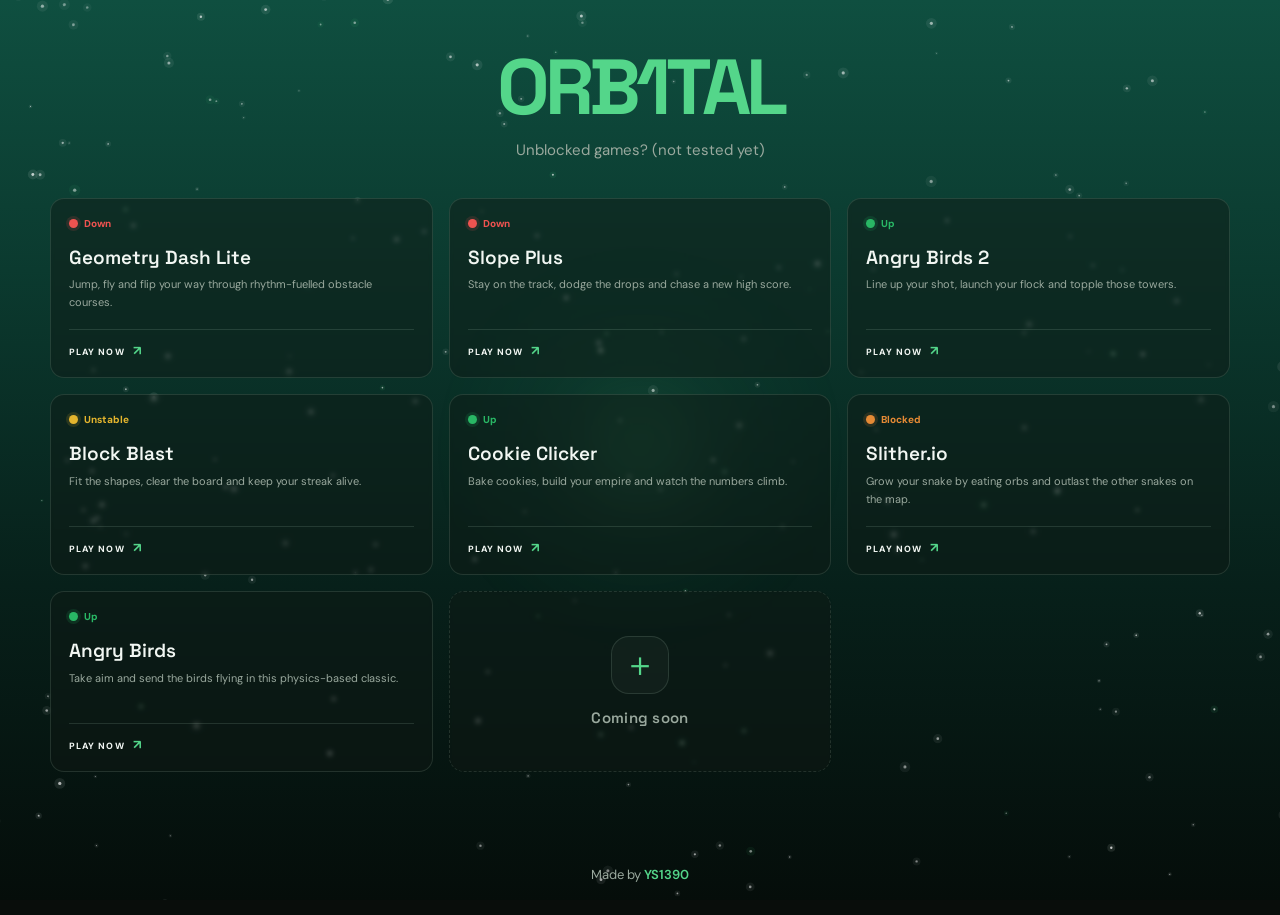
<file: index.html>
<!doctype html>
<html lang="en">
<head>
  <meta charset="UTF-8">
  <meta name="viewport" content="width=device-width, initial-scale=1">
  <meta name="theme-color" content="#090d0b">
  <meta name="description" content="ORB1TAL — your launchpad for quick-play browser games.">
  <title>ORB1TAL — Play beyond ordinary</title>
  <link rel="icon" href="assets/favicon.svg" type="image/svg+xml">
  <link rel="preconnect" href="https://fonts.googleapis.com">
  <link rel="preconnect" href="https://fonts.gstatic.com" crossorigin>
  <link href="https://fonts.googleapis.com/css2?family=DM+Sans:wght@400;500;600;700;800&family=Space+Grotesk:wght@400;500;600;700&display=swap" rel="stylesheet">
  <link rel="stylesheet" href="assets/css/styles.css">
  <script src="assets/js/config.js"></script>
  <script defer src="assets/js/games.js"></script>
  <script defer src="assets/js/app.js"></script>
  <script defer src="assets/js/effects.js"></script>
  <script defer src="assets/js/easteregg.js"></script>
</head>
<body>
  <div id="bgFade" aria-hidden="true"></div>
  <canvas id="starfield" aria-hidden="true"></canvas>
  <div id="cursorGlow" aria-hidden="true"></div>
  <div class="ambient ambient-one"></div><div class="ambient ambient-two"></div>
  <main id="homeView" class="simple-home">
    <header class="simple-heading">
      <h1>ORB<span id="adminEasterEgg" title=" " aria-label="ORB1TAL">1</span>TAL</h1>
      <p>Unblocked games? (not tested yet)</p>
    </header>
    <section class="simple-library" aria-label="Games">
      <div class="game-grid" id="gameGrid"></div>
      <div class="empty-state" id="emptyState" hidden><h3>No games found</h3></div>
    </section>
  </main>
  <p class="site-credit">Made by <a href="https://discord.com/users/1377936429497319484" target="_blank" rel="noopener noreferrer">YS1390</a></p>

  <section id="playerView" class="player-view" hidden>
    <button class="back-button" id="backButton" aria-label="Back to ORB1TAL"><span>←</span> Back</button>
    <div class="game-stage"><iframe id="gameFrame" title="Game player" allow="fullscreen; autoplay; gamepad; clipboard-read; clipboard-write" allowfullscreen></iframe></div>
  </section>

  <script src="assets/js/boot.js"></script>
</body>
</html>
</file>
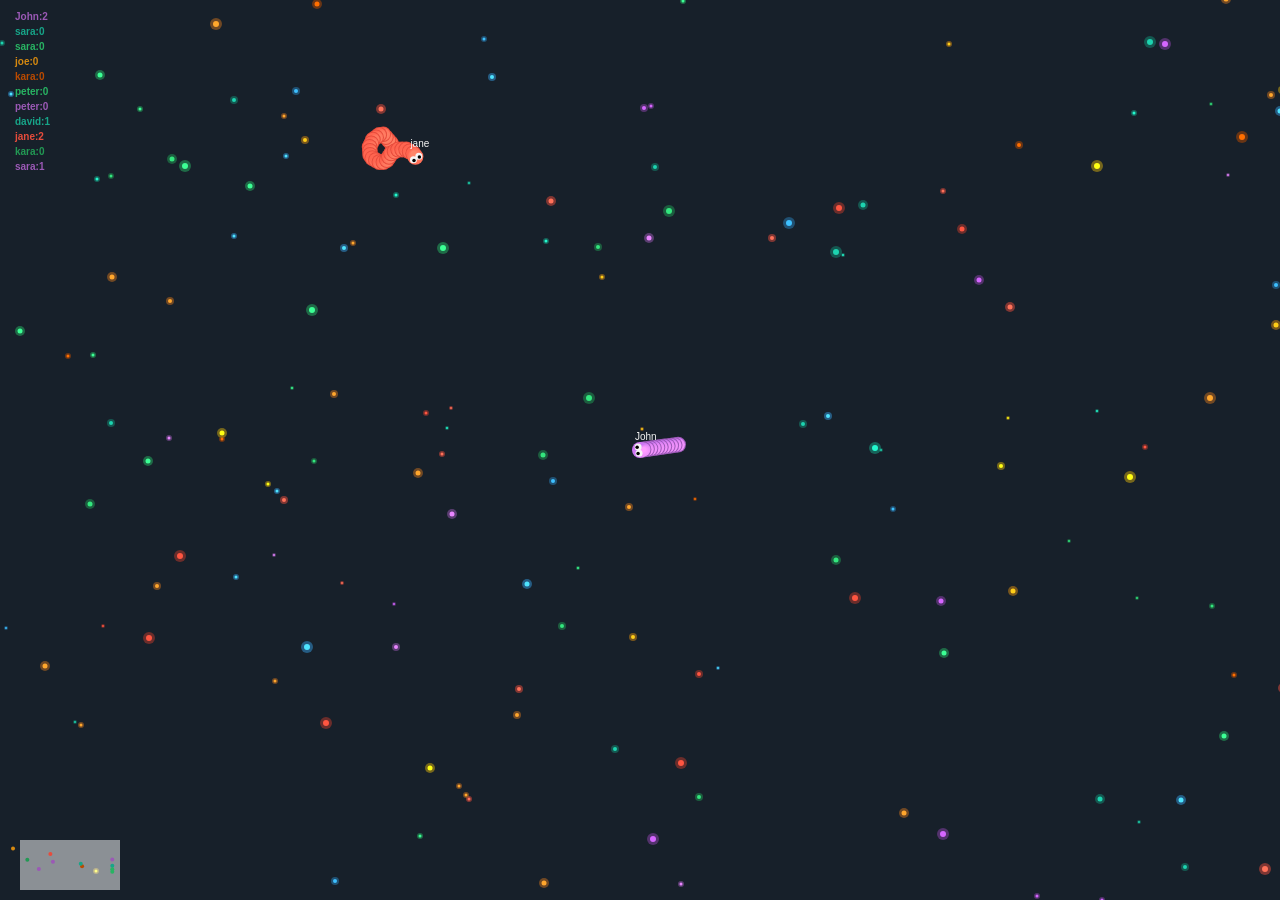
<file: games/snake/index.html>
<!DOCTYPE html>
<html>
<head>
	<title>Slither.io</title>
	<link rel="stylesheet" type="text/css" href="css/style.css">
</head>
<body >
<h1>Slither.io Clone Game</h1>
<div id="game">	
	<canvas class="cnv" id="canvasSnake" height="400" width="800"></canvas>
	<canvas class="cnv" id="canvasFood" height="400" width="800"></canvas>	
	<canvas class="cnv" id="canvasHex" height="400" width="800"></canvas>	
</div>

<script type="text/javascript" src="js/util.js"></script>
<script type="text/javascript" src="js/point.js"></script>
<script type="text/javascript" src="js/hexagon.js"></script>
<script type="text/javascript" src="js/snake.js"></script>
<script type="text/javascript" src="js/snakeai.js"></script>
<script type="text/javascript" src="js/Food.js"></script>
<script type="text/javascript" src="js/Game.js"></script>
<script type="text/javascript" src="js/script.js"></script>
</body>
</html>
</file>
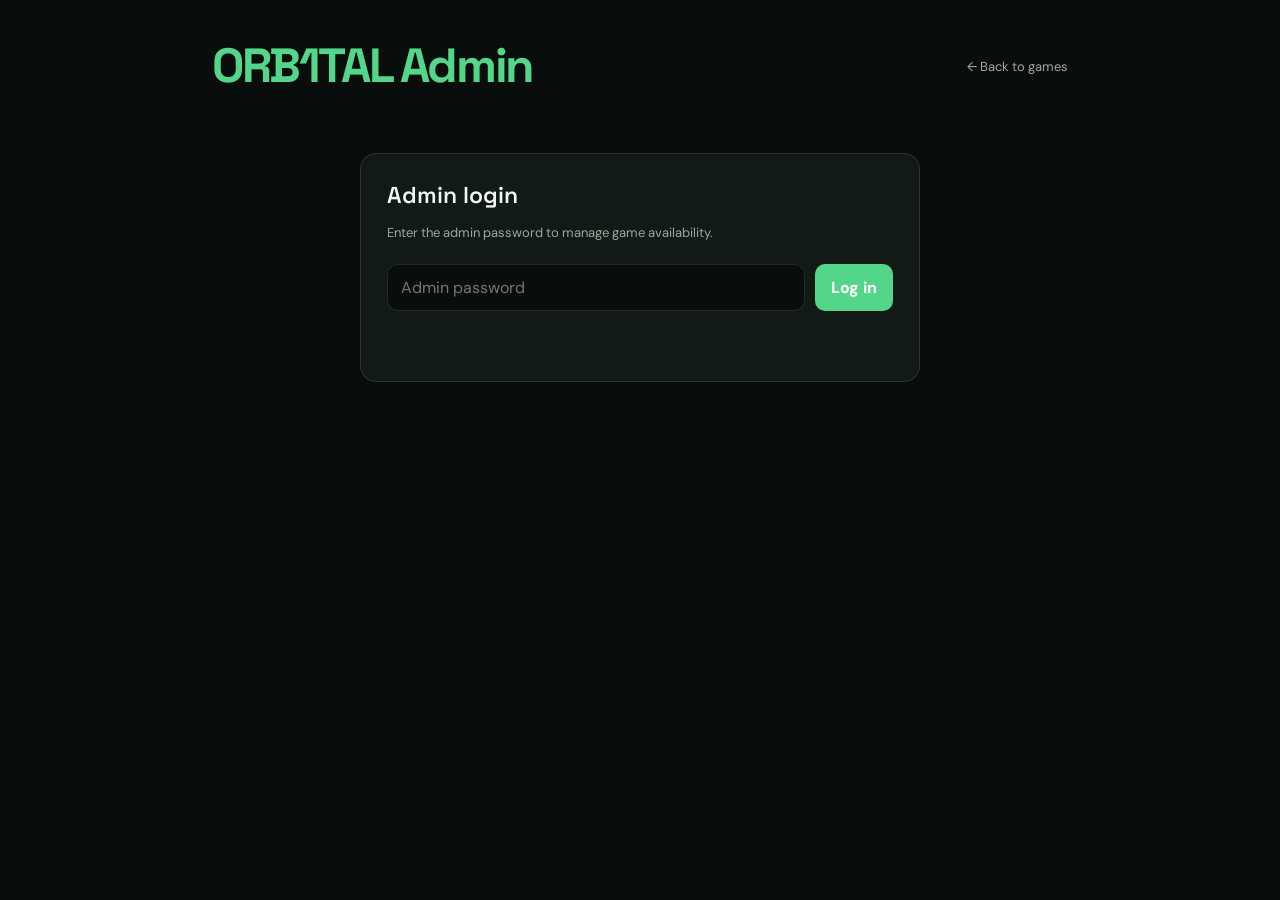
<file: admin.html>
<!doctype html>
<html lang="en">
<head>
  <meta charset="UTF-8">
  <meta name="viewport" content="width=device-width, initial-scale=1">
  <meta name="theme-color" content="#090d0b">
  <title>Admin — ORB1TAL</title>
  <link rel="icon" href="assets/favicon.svg" type="image/svg+xml">
  <link rel="preconnect" href="https://fonts.googleapis.com">
  <link rel="preconnect" href="https://fonts.gstatic.com" crossorigin>
  <link href="https://fonts.googleapis.com/css2?family=DM+Sans:wght@400;500;600;700;800&family=Space+Grotesk:wght@400;500;600;700&display=swap" rel="stylesheet">
  <link rel="stylesheet" href="assets/css/styles.css">
  <script src="assets/js/config.js"></script>
  <script defer src="assets/js/games.js"></script>
  <script defer src="assets/js/admin.js"></script>
</head>
<body>
  <main class="admin-page">
    <header class="admin-header">
      <h1>ORB1TAL Admin</h1>
      <a href="./">← Back to games</a>
    </header>
    <section class="admin-panel" id="loginPanel">
      <h2>Admin login</h2>
      <p>Enter the admin password to manage game availability.</p>
      <form class="admin-form" id="loginForm">
        <input id="adminPassword" type="password" placeholder="Admin password" autocomplete="current-password" required>
        <button class="admin-action" type="submit">Log in</button>
      </form>
      <p class="admin-error" id="loginError" role="alert"></p>
    </section>
    <section id="dashboard" hidden>
      <p>Change a game's status below. Changes are saved in this browser and appear on the homepage on this same browser/device.</p>
      <div class="admin-list" id="adminGameList"></div>
      <p class="admin-save-note" id="saveNote" aria-live="polite"></p>
      <button class="admin-action" id="logoutButton" type="button">Log out</button>
    </section>
  </main>
</body>
</html>
</file>
<file: assets/css/styles.css>
:root{--bg:#090b16;--panel:#111426;--panel2:#171a2e;--text:#f4f3ff;--muted:#9a9bb2;--line:rgba(255,255,255,.09);--purple:#a78bfa;--cyan:#64e7e2;--font:'DM Sans',sans-serif;--display:'Space Grotesk',sans-serif}
*{box-sizing:border-box}html{scroll-behavior:smooth}body{margin:0;background:var(--bg);color:var(--text);font-family:var(--font);overflow-x:hidden}button,a,input{font:inherit}button{color:inherit}.ambient{position:absolute;z-index:-1;pointer-events:none;filter:blur(90px);opacity:.15;border-radius:50%}.ambient-one{width:440px;height:440px;background:#6845e8;top:80px;left:-220px}.ambient-two{width:500px;height:500px;background:#1aacae;top:430px;right:-280px}
.topbar{height:82px;padding:0 max(calc((100vw - 1180px)/2),5.5vw);display:flex;align-items:center;justify-content:space-between;border-bottom:1px solid var(--line);position:relative;z-index:4;background:rgba(9,11,22,.78);backdrop-filter:blur(18px)}
.brand{display:flex;align-items:center;gap:11px;text-decoration:none;color:var(--text);font-family:var(--display);font-size:21px;font-weight:700;letter-spacing:.08em}.brand-accent{color:var(--cyan)}.brand-mark{width:29px;height:29px;border:1.5px solid var(--cyan);border-radius:50%;display:grid;place-items:center;transform:rotate(-28deg);position:relative}.brand-mark:before{content:"";width:35px;height:12px;border:1px solid var(--purple);border-radius:50%;position:absolute}.brand-mark i{width:7px;height:7px;background:var(--cyan);border-radius:50%;box-shadow:0 0 12px var(--cyan)}
.main-nav{display:flex;gap:34px;height:100%;align-items:center}.nav-link{height:100%;display:flex;align-items:center;gap:7px;color:var(--muted);text-decoration:none;font-size:13px;font-weight:600;position:relative;transition:.2s}.nav-link:hover,.nav-link.active{color:var(--text)}.nav-link.active:after{content:"";height:2px;background:var(--cyan);position:absolute;bottom:0;left:0;right:0;box-shadow:0 0 12px var(--cyan)}.nav-count{font-size:10px;background:#252942;padding:2px 6px;border-radius:8px;color:var(--cyan)}.top-actions{display:flex;align-items:center;gap:15px}.icon-button{width:37px;height:37px;border:1px solid var(--line);border-radius:11px;background:var(--panel);cursor:pointer;font-size:19px;transition:.2s}.icon-button:hover{border-color:var(--cyan);color:var(--cyan)}.avatar{width:34px;height:34px;display:grid;place-items:center;border-radius:50%;background:linear-gradient(135deg,#8c68ed,#41c8c5);font-weight:800;color:#101323}
.hero{max-width:1180px;margin:0 auto;min-height:540px;padding:88px 0 50px;position:relative;display:grid;grid-template-columns:1fr 1fr;align-items:center}.hero-copy{position:relative;z-index:2}.eyebrow{font-size:10px;letter-spacing:.19em;color:var(--cyan);font-weight:800}.live-dot{display:inline-block;width:6px;height:6px;background:#63e8bf;border-radius:50%;margin-right:8px;box-shadow:0 0 10px #63e8bf}.hero h1{font:700 clamp(54px,6vw,78px)/.99 var(--display);letter-spacing:-.065em;margin:22px 0 20px}.hero h1 span{background:linear-gradient(90deg,#a78bfa,#6ce4dd);-webkit-background-clip:text;background-clip:text;color:transparent}.hero-description{color:var(--muted);font-size:15px;line-height:1.8;max-width:450px}.hero-actions{display:flex;align-items:center;gap:27px;margin-top:32px}.primary-button{border:0;border-radius:10px;background:linear-gradient(105deg,#9272f2,#5bced0);color:#0c1020;font-size:13px;font-weight:800;padding:14px 20px;cursor:pointer;box-shadow:0 8px 35px #5e65d333;transition:.2s}.primary-button span{font-size:17px;margin-left:16px}.primary-button:hover{transform:translateY(-2px);box-shadow:0 12px 36px #5e65d355}.hero-proof{display:flex;align-items:center;gap:11px;color:var(--muted);font-size:11px}.hero-proof strong{color:var(--text)}.proof-icons{display:flex}.proof-icons b{width:23px;height:23px;border-radius:50%;display:grid;place-items:center;background:#242641;border:2px solid var(--bg);margin-left:-5px;color:var(--cyan)}.proof-icons b:first-child{margin-left:0}
.hero-art{height:390px;position:relative;display:grid;place-items:center}.planet{width:205px;height:205px;border-radius:50%;position:relative;background:radial-gradient(circle at 32% 27%,#b3a1ff 0,#7960d5 17%,#39316d 47%,#161a39 73%);box-shadow:inset -25px -20px 45px #070a20,0 0 70px #8e75f044,0 0 140px #4cdbd522;z-index:1;overflow:hidden}.planet:after{content:"";position:absolute;width:100%;height:100%;background:repeating-linear-gradient(160deg,transparent 0 17px,#c6bbff0c 18px 20px);border-radius:50%}.planet-glow{position:absolute;inset:20px;border-radius:50%;background:radial-gradient(circle at 35% 25%,#fff8,transparent 45%)}.planet-ring{position:absolute;width:320px;height:75px;border:2px solid #80e5e0b8;border-left-color:#b99aff;border-right-color:#b99aff;border-radius:50%;top:64px;left:-58px;transform:rotate(-22deg);z-index:2;box-shadow:0 0 18px #68dcd544}.orbit{position:absolute;border:1px solid #b8a5ff27;border-radius:50%;transform:rotate(-27deg)}.orbit-a{width:370px;height:155px}.orbit-b{width:430px;height:225px;transform:rotate(43deg);border-color:#62e0dc25}.satellite{position:absolute;border-radius:50%;z-index:3}.satellite-a{width:12px;height:12px;background:#75e5df;top:75px;right:100px;box-shadow:0 0 22px #75e5df}.satellite-b{width:7px;height:7px;background:#c1a5ff;bottom:78px;left:110px;box-shadow:0 0 15px #c1a5ff}.art-label{position:absolute;font-size:8px;letter-spacing:.2em;color:#8c8da9}.label-top{top:20px;right:8px}.label-bottom{bottom:12px;left:10px}.label-bottom span{color:var(--cyan)}.star{position:absolute;color:#a99aff}.star-a{top:67px;left:90px}.star-b{right:25px;bottom:100px;font-size:22px}.star-c{top:145px;right:35px;font-size:35px;color:var(--cyan)}.hero-bottom{position:absolute;bottom:0;left:0;right:0;display:flex;align-items:center;gap:14px;color:#676a84;font-size:8px;letter-spacing:.18em}.scroll-line{height:1px;width:55px;background:linear-gradient(90deg,var(--cyan),transparent)}
.section{max-width:1180px;margin:0 auto;padding:64px 0}.featured-section{border-top:1px solid var(--line)}.section-heading{display:flex;justify-content:space-between;align-items:end;margin-bottom:27px}.section-heading h2{font:600 34px/1.2 var(--display);letter-spacing:-.04em;margin:10px 0 0}.section-heading h2 span{color:#9f8af0}.text-button{background:none;border:0;color:var(--cyan);font-size:12px;font-weight:700;cursor:pointer;padding:8px 0}.text-button span{font-size:17px;margin-left:9px}.featured-grid{display:grid;grid-template-columns:repeat(3,1fr);gap:18px}
.game-card{min-width:0;position:relative;background:var(--panel);border:1px solid var(--line);border-radius:15px;overflow:hidden;transition:transform .25s,border-color .25s,box-shadow .25s}.game-card:hover{transform:translateY(-5px);border-color:#8d7bec66;box-shadow:0 16px 35px #0004}.card-launch{display:block;text-align:left;width:100%;padding:0;border:0;background:none;cursor:pointer}.card-art{height:150px;position:relative;display:grid;place-items:center;overflow:hidden;background:radial-gradient(circle at 50% 45%,var(--art2),var(--art1) 65%,#111426 100%)}.card-art:before,.card-art:after{content:"";position:absolute;border:1px solid #ffffff22;border-radius:50%;width:190px;height:80px;transform:rotate(-25deg)}.card-art:after{width:245px;height:110px;transform:rotate(33deg);border-color:#ffffff12}.art-orbit{position:absolute;width:135px;height:135px;border:1px solid #ffffff2a;border-radius:50%;box-shadow:0 0 35px var(--art2)}.art-symbol{font:700 76px var(--display);color:#fff;text-shadow:0 5px 28px #fff8;z-index:1;transform:rotate(-9deg)}.art-code{position:absolute;left:15px;bottom:13px;font-size:8px;letter-spacing:.2em;color:#ffffffa8;z-index:1}.play-indicator{position:absolute;right:15px;top:14px;width:29px;height:29px;display:grid;place-items:center;border-radius:50%;background:#ffffff20;border:1px solid #ffffff44;font-size:10px;opacity:0;transform:scale(.8);transition:.2s;z-index:2}.game-card:hover .play-indicator{opacity:1;transform:scale(1)}.favorite-button{position:absolute;z-index:3;right:12px;top:12px;width:30px;height:30px;border:1px solid #ffffff30;border-radius:9px;background:#0c102888;backdrop-filter:blur(8px);font-size:18px;cursor:pointer;color:#fff}.favorite-button.is-saved{color:#f8ce70;border-color:#f8ce7066}.card-info{padding:16px 17px 15px}.card-meta{display:flex;gap:8px;align-items:center;color:var(--cyan);font-size:9px;text-transform:uppercase;letter-spacing:.12em;font-weight:800}.recent-label{color:#e9c67c}.card-info h3{font:600 18px var(--display);margin:9px 0 6px}.card-info p{font-size:11px;line-height:1.65;color:var(--muted);min-height:37px;margin:0}.card-bottom{display:flex;align-items:center;justify-content:space-between;border-top:1px solid var(--line);margin-top:15px;padding-top:12px}.launch-label{font-size:9px;letter-spacing:.13em;font-weight:800;color:var(--text)}.launch-label b{color:var(--cyan);font-size:13px;margin-left:5px}.card-index{font:11px var(--display);color:#666983}
.theme-violet{--art1:#33266e;--art2:#9576f1}.theme-cyan{--art1:#104c59;--art2:#4ad5d1}.theme-coral{--art1:#6c2e3d;--art2:#f28b78}.theme-blue{--art1:#1d376f;--art2:#6594f4}.theme-gold{--art1:#67491d;--art2:#e6b85b}.theme-green{--art1:#1d573f;--art2:#70d9a0}
.library-section{border-top:1px solid var(--line)}.library-heading{align-items:end}.library-tools{display:flex;gap:10px}.search-box{width:245px;height:41px;display:flex;align-items:center;gap:10px;padding:0 12px;background:var(--panel);border:1px solid var(--line);border-radius:10px;color:var(--muted)}.search-box>span{font-size:22px}.search-box input{min-width:0;width:100%;background:transparent;border:0;outline:0;color:var(--text);font-size:11px}.search-box input::placeholder{color:#73758f}.search-box kbd{font-size:10px;border:1px solid #454761;border-radius:4px;padding:2px 5px}.filter-row{display:flex;gap:9px;margin-bottom:22px;flex-wrap:wrap}.filter-chip{border:1px solid var(--line);border-radius:8px;background:transparent;padding:9px 13px;color:var(--muted);font-size:10px;font-weight:700;cursor:pointer;transition:.2s}.filter-chip:hover,.filter-chip.selected{background:#20243a;border-color:#8171d7;color:var(--text)}.filter-chip span{margin-left:5px;color:var(--cyan)}.game-grid{display:grid;grid-template-columns:repeat(4,1fr);gap:16px}.game-grid .card-art{height:130px}.game-grid .card-info{padding:14px}.game-grid .card-info h3{font-size:16px}.game-grid .card-info p{font-size:10px}.empty-state{text-align:center;padding:55px 15px;color:var(--muted)}.empty-icon{font-size:36px;color:var(--cyan)}.empty-state h3{color:var(--text);font-family:var(--display)}.empty-state p,.saved-empty{font-size:12px;color:var(--muted)}.recently-section{border-top:1px solid var(--line);padding-bottom:90px}.saved-grid:empty{display:none}.saved-empty{padding:23px;border:1px dashed #ffffff20;border-radius:12px;text-align:center}
.footer{border-top:1px solid var(--line);min-height:86px;padding:20px max(calc((100vw - 1180px)/2),5.5vw);display:flex;align-items:center;justify-content:space-between;color:#73758e;font-size:8px;letter-spacing:.16em}.footer-brand{font-size:16px}.footer-brand .brand-mark{width:24px;height:24px}.footer b{color:var(--cyan)}
.player-view{position:fixed;inset:0;z-index:20;background:#070912;display:flex;flex-direction:column}.player-view[hidden]{display:none}.player-toolbar{height:64px;flex:none;display:grid;grid-template-columns:1fr 1fr 1fr;align-items:center;padding:0 24px;background:#0d1020;border-bottom:1px solid var(--line)}.back-button{justify-self:start;border:0;background:none;color:var(--muted);font-size:12px;cursor:pointer}.back-button span{font-size:18px;margin-right:8px;color:var(--cyan)}.back-button:hover{color:var(--text)}.player-title{justify-self:center;display:flex;align-items:center;gap:9px;font:600 14px var(--display)}.player-pulse{width:7px;height:7px;background:#62e6c2;border-radius:50%;box-shadow:0 0 10px #62e6c2}.player-controls{justify-self:end;display:flex;gap:8px}.player-controls .icon-button{width:33px;height:33px}.game-stage{flex:1;min-height:0;background:#000;position:relative}.game-stage iframe{display:block;width:100%;height:100%;border:0;background:#000}.player-foot{height:33px;flex:none;padding:0 20px;display:flex;justify-content:space-between;align-items:center;background:#0d1020;color:#777b98;font-size:9px;letter-spacing:.08em}.player-foot span:first-child{color:var(--cyan);font-weight:800}
body.playing{overflow:hidden}.soft-theme{--bg:#111528;--panel:#1a2038;--panel2:#202743}
@media(max-width:1250px){.hero,.section{margin-left:5.5vw;margin-right:5.5vw}.topbar{padding-left:5.5vw;padding-right:5.5vw}}
@media(max-width:800px){.topbar{height:70px}.main-nav{gap:15px}.nav-link{font-size:11px}.hero{padding-top:55px;min-height:480px;grid-template-columns:1.1fr .9fr}.hero h1{font-size:58px}.hero-art{transform:scale(.8)}.featured-grid{grid-template-columns:repeat(2,1fr)}.featured-card:last-child{display:none}.game-grid{grid-template-columns:repeat(2,1fr)}.section{padding:50px 0}.section-heading h2{font-size:29px}}
@media(max-width:560px){.topbar{padding:0 18px}.brand{font-size:17px}.main-nav{gap:12px}.main-nav .nav-link:nth-child(2){display:none}.top-actions{gap:7px}.avatar{display:none}.hero{display:block;margin:0 22px;padding:64px 0 48px;min-height:0}.hero h1{font-size:58px}.hero-description{font-size:13px}.hero-art{height:260px;transform:scale(.82);margin-top:10px}.hero-bottom{bottom:5px}.hero-actions{gap:14px;flex-wrap:wrap}.hero-proof{font-size:10px}.section{margin:0 20px;padding:44px 0}.section-heading{align-items:flex-start;gap:12px;flex-direction:column}.section-heading h2{font-size:28px}.featured-grid{gap:10px}.featured-card .card-art{height:112px}.featured-card .card-info{padding:11px}.featured-card .card-info h3{font-size:14px}.featured-card .card-info p{font-size:9px}.featured-card .card-bottom{margin-top:10px}.library-heading{display:block}.library-tools{margin-top:18px}.search-box{width:100%}.game-grid{gap:10px}.game-grid .card-art{height:105px}.game-grid .card-info{padding:11px}.game-grid .card-info h3{font-size:14px}.game-grid .card-info p{font-size:9px;min-height:48px}.card-index{display:none}.filter-row{gap:6px}.filter-chip{padding:8px 9px;font-size:9px}.footer{padding:18px 20px;gap:12px;flex-wrap:wrap}.footer>span:nth-child(2){display:none}.player-toolbar{padding:0 12px;grid-template-columns:1fr auto 1fr}.player-title{font-size:12px}.back-button{font-size:10px}.player-foot{padding:0 10px;font-size:8px}.player-foot span:last-child{display:none}}

/* Minimal ORB1TAL game-list homepage */
.simple-home{max-width:1180px;margin:0 auto;padding:58px 0 80px}
.simple-heading{text-align:center;margin:0 0 42px}
.simple-heading h1{font:700 clamp(54px,7vw,82px)/1 var(--display);letter-spacing:-.065em;margin:0 0 13px;background:linear-gradient(90deg,#a78bfa,#6ce4dd);-webkit-background-clip:text;background-clip:text;color:transparent}
.simple-heading p{margin:0;color:var(--muted);font-size:15px;line-height:1.7}
.simple-library .game-grid{grid-template-columns:repeat(3,minmax(0,1fr));gap:18px}
.simple-library .game-grid .card-art{height:150px}
.simple-library .game-grid .card-info{padding:16px 17px 15px}
.simple-library .game-grid .card-info h3{font-size:18px}
.simple-library .game-grid .card-info p{font-size:11px;min-height:37px}
@media(max-width:1250px){.simple-home{margin-left:5.5vw;margin-right:5.5vw}}
@media(max-width:800px){.simple-library .game-grid{grid-template-columns:repeat(3,minmax(0,1fr));gap:10px}.simple-library .game-grid .card-art{height:110px}.simple-library .game-grid .card-info{padding:10px}.simple-library .game-grid .card-info h3{font-size:14px}.simple-library .game-grid .card-info p{font-size:9px;min-height:52px}}
@media(max-width:560px){.simple-home{margin:0 12px;padding:42px 0 60px}.simple-heading{margin-bottom:28px}.simple-heading p{font-size:12px}.simple-library .game-grid{grid-template-columns:repeat(3,minmax(0,1fr));gap:8px}.simple-library .game-grid .card-art{height:86px}.simple-library .game-grid .art-symbol{font-size:48px}.simple-library .game-grid .art-code{left:7px;bottom:7px;font-size:6px}.simple-library .game-grid .card-info{padding:8px}.simple-library .game-grid .card-meta{font-size:7px;letter-spacing:.06em}.simple-library .game-grid .card-info h3{font-size:11px;line-height:1.25}.simple-library .game-grid .card-info p{font-size:8px;line-height:1.4;min-height:54px}.simple-library .game-grid .card-bottom{margin-top:9px;padding-top:8px}.simple-library .game-grid .launch-label{font-size:7px}.simple-library .game-grid .card-index{display:none}}

/* Non-interactive placeholder for future games */
.simple-library .coming-soon-card{min-width:0;min-height:260px;display:flex;flex-direction:column;align-items:center;justify-content:center;gap:14px;border:1px dashed #62688788;border-radius:15px;background:linear-gradient(145deg,#171a2b99,#10132199);color:var(--muted)}
.simple-library .coming-soon-mark{width:58px;height:58px;display:grid;place-items:center;border:1px solid #777da055;border-radius:18px;font-size:34px;font-weight:300;color:#a9add0;background:#ffffff08}
.simple-library .coming-soon-label{font:600 15px var(--display);letter-spacing:.02em;color:#aeb2cf}
@media(max-width:800px){.simple-library .coming-soon-card{min-height:205px;gap:10px}.simple-library .coming-soon-mark{width:42px;height:42px;border-radius:13px;font-size:26px}.simple-library .coming-soon-label{font-size:12px}}
@media(max-width:560px){.simple-library .coming-soon-card{min-height:160px;gap:8px}.simple-library .coming-soon-mark{width:32px;height:32px;border-radius:10px;font-size:20px}.simple-library .coming-soon-label{font-size:9px;text-align:center}}

/* ORB1TAL clean game list and switchable colour themes */
:root{--bg:#090d0b;--panel:#111a15;--panel2:#17231b;--text:#f2f7f3;--muted:#9aa99e;--line:rgba(220,255,230,.12);--accent:#54d68a;--accent-soft:#173d29;--font:'DM Sans',sans-serif;--display:'Space Grotesk',sans-serif;color-scheme:dark}
body{background:var(--bg);color:var(--text);transition:background .2s,color .2s}
.ambient{display:none}
.simple-home{max-width:1180px;margin:0 auto;padding:48px 0 70px}
.simple-heading{margin-bottom:34px}
.simple-heading h1{font:700 clamp(52px,7vw,78px)/1 var(--display);letter-spacing:-.065em;margin:0 0 12px;color:var(--accent);background:none;-webkit-text-fill-color:currentColor}
.simple-heading p{margin:0;color:var(--muted);font-size:15px}
.simple-library .game-grid{grid-template-columns:repeat(3,minmax(0,1fr));gap:16px}
.simple-library .game-card{min-width:0;border:1px solid var(--line);border-radius:14px;background:var(--panel);overflow:hidden;transition:transform .18s,border-color .18s,background .2s}
.simple-library .game-card:hover{transform:translateY(-3px);border-color:var(--accent)}
.simple-library .card-launch{display:block;width:100%;height:100%;padding:0;text-align:left;border:0;background:transparent;color:inherit;cursor:pointer}
.simple-library .card-art{display:none!important}
.simple-library .game-card .card-info{padding:18px}
.game-card-topline{display:flex;align-items:center;justify-content:space-between;gap:8px}
.simple-library .game-card .card-meta{font-size:10px;letter-spacing:.1em;color:var(--muted)}
.game-status{display:inline-flex;align-items:center;gap:6px;font-size:10px;font-weight:800;white-space:nowrap}
.game-status i{width:9px;height:9px;border-radius:50%;display:inline-block;background:currentColor;box-shadow:0 0 0 3px color-mix(in srgb,currentColor 14%,transparent)}
.status-down{color:#ef5350}.status-up{color:#29b765}.status-unstable{color:#e4b52e}.status-very-unstable{color:#e58a35}
.simple-library .game-card .card-info h3{font:600 19px/1.25 var(--display);margin:16px 0 7px;color:var(--text)}
.simple-library .game-card .card-info p{font-size:11px;line-height:1.6;min-height:36px;color:var(--muted);margin:0}
.simple-library .game-card .card-bottom{border-color:var(--line);margin-top:17px;padding-top:12px}
.simple-library .game-card .launch-label{color:var(--text);font-size:9px;letter-spacing:.12em}
.simple-library .game-card .launch-label b{color:var(--accent)}
.simple-library .game-card .card-index{color:var(--muted)}
.simple-library .coming-soon-card{min-height:180px;background:var(--panel);border-color:var(--line)}
.simple-library .coming-soon-mark{color:var(--accent);border-color:var(--line)}
.simple-library .coming-soon-label{color:var(--muted)}
.player-view{background:var(--bg)}
.player-toolbar,.player-foot{background:var(--panel);color:var(--muted)}
.player-toolbar{border-color:var(--line)}
.player-pulse{background:var(--accent);box-shadow:0 0 10px var(--accent)}
.back-button span,.player-foot span:first-child{color:var(--accent)}
.player-controls .icon-button{background:var(--panel2);color:var(--text)}
@media(max-width:1250px){.simple-home{margin-left:5.5vw;margin-right:5.5vw}}
@media(max-width:800px){.simple-library .game-grid{grid-template-columns:repeat(3,minmax(0,1fr));gap:10px}.simple-library .game-card .card-info{padding:12px}.simple-library .game-card .card-info h3{font-size:15px}.simple-library .game-card .card-info p{font-size:9px;min-height:48px}}
@media(max-width:560px){.simple-home{margin:0 12px;padding:38px 0 55px}.simple-heading{margin-bottom:24px}.simple-heading h1{font-size:48px}.simple-heading p{font-size:11px}.simple-library .game-grid{grid-template-columns:repeat(3,minmax(0,1fr));gap:7px}.simple-library .game-card .card-info{padding:8px}.game-card-topline{align-items:flex-start;flex-direction:column;gap:6px}.game-status{font-size:8px}.game-status i{width:7px;height:7px}.simple-library .game-card .card-meta{font-size:7px}.simple-library .game-card .card-info h3{font-size:11px;margin:10px 0 5px}.simple-library .game-card .card-info p{font-size:8px;line-height:1.4;min-height:57px}.simple-library .game-card .card-bottom{margin-top:8px;padding-top:7px}.simple-library .game-card .launch-label{font-size:7px}.simple-library .coming-soon-card{min-height:160px;gap:8px}.simple-library .coming-soon-mark{width:32px;height:32px;font-size:20px}.simple-library .coming-soon-label{font-size:9px;text-align:center}}

/* Keep the simplified game cards free of category labels and numeric indexes. */
.simple-library .game-card .card-meta,.simple-library .game-card .card-index{display:none!important}


/* Admin page and small homepage admin entry */

.admin-page{max-width:900px;margin:0 auto;padding:42px 22px 70px}.admin-header{display:flex;align-items:center;justify-content:space-between;gap:16px;margin-bottom:28px}.admin-header h1{font:700 clamp(34px,6vw,48px)/1 var(--display);letter-spacing:-.05em;margin:0;color:var(--accent)}.admin-header a{color:var(--muted);text-decoration:none;font-size:13px}.admin-panel{max-width:560px;margin:7vh auto 0;padding:26px;border:1px solid var(--line);border-radius:16px;background:var(--panel);box-shadow:0 18px 55px #0001}.admin-panel h2{font:600 23px var(--display);margin:0 0 8px}.admin-panel p{color:var(--muted);font-size:13px;line-height:1.6}.admin-form{display:flex;gap:10px;margin-top:20px}.admin-form input,.admin-select{min-width:0;flex:1;border:1px solid var(--line);border-radius:10px;padding:12px 13px;background:var(--bg);color:var(--text);outline:none}.admin-form input:focus,.admin-select:focus{border-color:var(--accent)}.admin-action{border:0;border-radius:10px;padding:11px 16px;background:var(--accent);color:#fff;font-weight:800;cursor:pointer}.admin-error{color:#ef5350!important;min-height:18px}.admin-list{display:grid;gap:10px}.admin-game-row{display:grid;grid-template-columns:minmax(0,1fr) 170px;align-items:center;gap:14px;padding:15px 16px;border:1px solid var(--line);border-radius:12px;background:var(--panel)}.admin-game-row strong{font:600 15px var(--display)}.admin-game-row small{display:block;color:var(--muted);font-size:11px;margin-top:4px}.admin-save-note{color:var(--accent);font-size:12px;min-height:18px;margin-top:15px}@media(max-width:560px){.admin-page{padding:28px 14px 50px}.admin-form{flex-direction:column}.admin-game-row{grid-template-columns:minmax(0,1fr) 125px;padding:12px}.admin-select{padding:10px 8px;font-size:12px}}

/* ORB1TAL animated starfield and accent cursor spotlight */
#starfield{position:fixed;inset:0;width:100%;height:100%;z-index:0;pointer-events:none;opacity:.72}
#homeView,.admin-page,body>main,body>section{position:relative;z-index:1}
#playerView{z-index:20}
@media(prefers-reduced-motion:reduce){#starfield{opacity:.28}}

/* Starfield trail boost while the visitor holds the mouse or pointer */
#starfield { opacity: .78; }

/* Dark only: single solid background, starfield on top */
body{background:var(--bg)}

/* Stop long-press selection/callouts from cancelling the star boost */
html.star-boost, html.star-boost * { -webkit-user-select: none; user-select: none; -webkit-touch-callout: none; }

/* Green fog that follows the cursor */
#cursorGlow{position:fixed;left:var(--cursor-x,50vw);top:var(--cursor-y,50vh);width:430px;height:430px;transform:translate(-50%,-50%);border-radius:50%;pointer-events:none;z-index:0;opacity:.17;background:radial-gradient(circle,var(--accent) 0%,color-mix(in srgb,var(--accent) 24%,transparent) 28%,transparent 68%);filter:blur(24px);transition:opacity .18s ease}
html.star-boost #cursorGlow{opacity:.26}
@media (prefers-reduced-motion: reduce){html.star-boost #cursorGlow{opacity:.13}}
@media(pointer:coarse){#cursorGlow{display:none}}

/* Semi-transparent game boxes so the starfield shows through */
.simple-library .game-card{background:rgba(17,26,21,.45);backdrop-filter:blur(2px);-webkit-backdrop-filter:blur(2px);transition:transform .15s ease-out,border-color .18s,background .2s}
.simple-library .game-card:hover{background:rgba(17,26,21,.55)}
.simple-library .coming-soon-card{background:rgba(17,26,21,.45);backdrop-filter:blur(2px);-webkit-backdrop-filter:blur(2px)}

/* Teal-to-black fading background behind the starfield */
#bgFade{position:fixed;inset:0;z-index:0;pointer-events:none;background:linear-gradient(180deg,#0f4f40 0%,#0b3a2f 30%,#07201a 65%,#050d0a 100%)}

/* Admin: drag-to-reorder rows with a grip on the left */
.admin-game-row{grid-template-columns:auto minmax(0,1fr) auto;gap:12px}
.admin-grip{width:30px;height:38px;border:1px solid var(--line);border-radius:9px;background:var(--panel2);color:var(--muted);cursor:grab;font-size:14px;letter-spacing:-2px;touch-action:none;user-select:none;-webkit-user-select:none}
.admin-grip:hover{border-color:var(--accent);color:var(--accent)}
.admin-grip:active{cursor:grabbing}
.admin-game-row.is-dragging{border-color:var(--accent);box-shadow:0 10px 30px #0006;opacity:.95}
.admin-row-controls{display:flex;align-items:center;gap:6px}
.admin-row-controls .admin-select{flex:none;width:170px}
@media(max-width:560px){.admin-row-controls .admin-select{width:110px}.admin-grip{width:26px;height:34px}}

/* Game view: no top or bottom bar, just a floating back button top-left */
.player-view .game-stage{position:absolute;inset:0}
.player-view .back-button{position:absolute;top:12px;left:12px;z-index:3;padding:8px 12px;border:1px solid var(--line);border-radius:10px;background:rgba(9,13,11,.72);backdrop-filter:blur(6px);-webkit-backdrop-filter:blur(6px);color:var(--text);font-size:12px;font-weight:600;cursor:pointer}
.player-view .back-button:hover{border-color:var(--accent)}
.player-view .back-button span{color:var(--accent);margin-right:6px}

/* Credit line at the bottom of the homepage */
.site-credit{position:relative;z-index:2;margin:0;padding:24px 20px 32px;text-align:center;color:var(--muted);font-size:13px}
.site-credit a{color:var(--accent);font-weight:600;text-decoration:none}
.site-credit a:hover{text-decoration:underline}
</file>
<file: games/snake/css/style.css>
html, body {
	margin: 0;
	padding: 0;
	height: 100%;
	overflow: hidden;
	background: #090d0b;
	color: #f2f7f3;
}

body {
	text-align: center;
	font-family: Arial, Helvetica, sans-serif;
}

h1 {
	margin: 16px 0 0;
	font-size: 22px;
	color: #54d68a;
}

#game {
	position: relative;
	width: 800px;
	height: 400px;
	margin: 16px auto 0;
}

.cnv {
	position: absolute;
	top: 0px;
	left: 0px;
	border: 1px solid rgba(84, 214, 138, 0.35);
	border-radius: 6px;
	box-sizing: border-box;
}

#canvasFood {
	background-color: transparent;
	z-index: 2;
}

#canvasHex {
	background-color: #050806;
	z-index: 1;
}

#canvasSnake {
	background-color: transparent;
	z-index: 3;
}

/* Full-screen game */
h1 { display: none; }

html, body {
	background: #050806;
}

#game {
	position: fixed;
	top: 0;
	left: 0;
	width: 100vw;
	height: 100vh;
	margin: 0;
}

.cnv {
	position: absolute;
	top: 0;
	left: 0;
	width: 100%;
	height: 100%;
	border: none;
	border-radius: 0;
}
</file>
